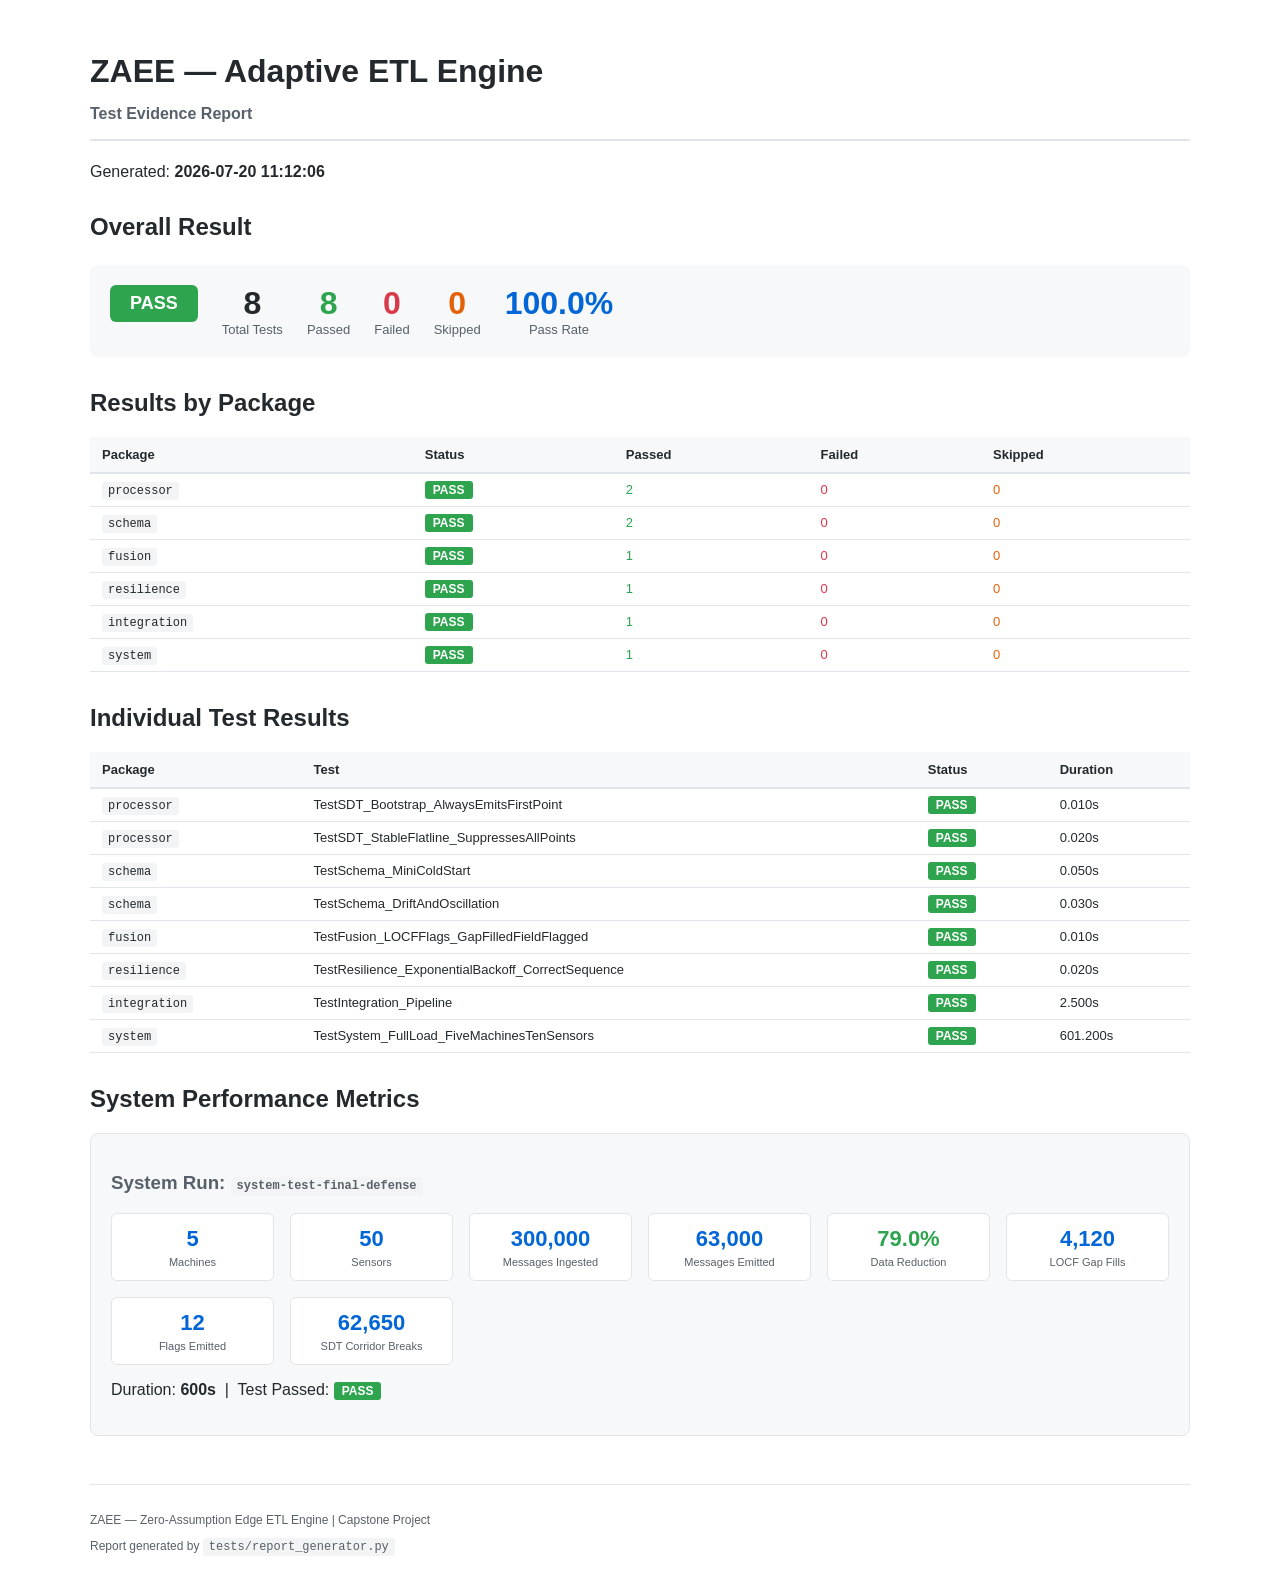
<file: report.html>
<!DOCTYPE html>
<html lang="en">
<head>
<meta charset="UTF-8">
<meta name="viewport" content="width=device-width, initial-scale=1.0">
<title>ZAEE Test Evidence Report</title>
<style>
  body { font-family: -apple-system, BlinkMacSystemFont, 'Segoe UI', sans-serif; max-width: 1100px; margin: 0 auto; padding: 32px; color: #24292e; }
  h1 { border-bottom: 2px solid #e1e4e8; padding-bottom: 12px; }
  h2 { color: #24292e; margin-top: 32px; }
  h3 { color: #586069; }
  .summary-bar { display: flex; gap: 24px; padding: 20px; background: #f6f8fa; border-radius: 8px; margin: 24px 0; }
  .summary-item { text-align: center; }
  .summary-value { font-size: 32px; font-weight: bold; }
  .summary-label { font-size: 13px; color: #586069; }
  table { width: 100%; border-collapse: collapse; margin: 16px 0; }
  th { background: #f6f8fa; padding: 10px 12px; text-align: left; border-bottom: 2px solid #e1e4e8; font-size: 13px; }
  td { padding: 8px 12px; border-bottom: 1px solid #e1e4e8; font-size: 13px; }
  tr:hover { background: #f6f8fa; }
  .overall { display: inline-block; padding: 8px 20px; border-radius: 6px; color: white; font-weight: bold; font-size: 18px; background: #2ea44f; }
  .metrics-card { background: #f6f8fa; border: 1px solid #e1e4e8; border-radius: 8px; padding: 20px; margin-bottom: 16px; }
  .metrics-grid { display: grid; grid-template-columns: repeat(auto-fill, minmax(140px, 1fr)); gap: 16px; margin: 16px 0; }
  .metric { text-align: center; background: white; padding: 12px; border-radius: 6px; border: 1px solid #e1e4e8; }
  .metric-value { font-size: 22px; font-weight: bold; color: #0366d6; }
  .metric-label { font-size: 11px; color: #586069; margin-top: 4px; }
  code { background: #f3f4f6; padding: 2px 6px; border-radius: 3px; font-size: 12px; }
  pre { background: #f6f8fa; padding: 12px; border-radius: 6px; overflow-x: auto; }
  .footer { margin-top: 48px; padding-top: 16px; border-top: 1px solid #e1e4e8; color: #586069; font-size: 12px; }
</style>
</head>
<body>
<h1>ZAEE — Adaptive ETL Engine<br><small style="color:#586069;font-size:16px">Test Evidence Report</small></h1>

<p>Generated: <strong>2026-07-20 11:12:06</strong></p>

<h2>Overall Result</h2>
<div class="summary-bar">
  <div class="summary-item">
    <div class="overall">PASS</div>
  </div>
  <div class="summary-item">
    <div class="summary-value">8</div>
    <div class="summary-label">Total Tests</div>
  </div>
  <div class="summary-item">
    <div class="summary-value" style="color:#2ea44f">8</div>
    <div class="summary-label">Passed</div>
  </div>
  <div class="summary-item">
    <div class="summary-value" style="color:#d73a49">0</div>
    <div class="summary-label">Failed</div>
  </div>
  <div class="summary-item">
    <div class="summary-value" style="color:#e36209">0</div>
    <div class="summary-label">Skipped</div>
  </div>
  <div class="summary-item">
    <div class="summary-value" style="color:#0366d6">100.0%</div>
    <div class="summary-label">Pass Rate</div>
  </div>
</div>

<h2>Results by Package</h2>
<table>
  <thead><tr><th>Package</th><th>Status</th><th>Passed</th><th>Failed</th><th>Skipped</th></tr></thead>
  <tbody>
        <tr>
            <td><code>processor</code></td>
            <td><span style="background:#2ea44f;color:white;padding:2px 8px;border-radius:3px;font-size:12px;font-weight:bold">PASS</span></td>
            <td style="color:#2ea44f">2</td>
            <td style="color:#d73a49">0</td>
            <td style="color:#e36209">0</td>
        </tr>
        <tr>
            <td><code>schema</code></td>
            <td><span style="background:#2ea44f;color:white;padding:2px 8px;border-radius:3px;font-size:12px;font-weight:bold">PASS</span></td>
            <td style="color:#2ea44f">2</td>
            <td style="color:#d73a49">0</td>
            <td style="color:#e36209">0</td>
        </tr>
        <tr>
            <td><code>fusion</code></td>
            <td><span style="background:#2ea44f;color:white;padding:2px 8px;border-radius:3px;font-size:12px;font-weight:bold">PASS</span></td>
            <td style="color:#2ea44f">1</td>
            <td style="color:#d73a49">0</td>
            <td style="color:#e36209">0</td>
        </tr>
        <tr>
            <td><code>resilience</code></td>
            <td><span style="background:#2ea44f;color:white;padding:2px 8px;border-radius:3px;font-size:12px;font-weight:bold">PASS</span></td>
            <td style="color:#2ea44f">1</td>
            <td style="color:#d73a49">0</td>
            <td style="color:#e36209">0</td>
        </tr>
        <tr>
            <td><code>integration</code></td>
            <td><span style="background:#2ea44f;color:white;padding:2px 8px;border-radius:3px;font-size:12px;font-weight:bold">PASS</span></td>
            <td style="color:#2ea44f">1</td>
            <td style="color:#d73a49">0</td>
            <td style="color:#e36209">0</td>
        </tr>
        <tr>
            <td><code>system</code></td>
            <td><span style="background:#2ea44f;color:white;padding:2px 8px;border-radius:3px;font-size:12px;font-weight:bold">PASS</span></td>
            <td style="color:#2ea44f">1</td>
            <td style="color:#d73a49">0</td>
            <td style="color:#e36209">0</td>
        </tr></tbody>
</table>

<h2>Individual Test Results</h2>
<table>
  <thead><tr><th>Package</th><th>Test</th><th>Status</th><th>Duration</th></tr></thead>
  <tbody>
        <tr>
            <td><code>processor</code></td>
            <td>TestSDT_Bootstrap_AlwaysEmitsFirstPoint</td>
            <td><span style="background:#2ea44f;color:white;padding:2px 8px;border-radius:3px;font-size:12px;font-weight:bold">PASS</span></td>
            <td>0.010s</td>
        </tr>
        <tr>
            <td><code>processor</code></td>
            <td>TestSDT_StableFlatline_SuppressesAllPoints</td>
            <td><span style="background:#2ea44f;color:white;padding:2px 8px;border-radius:3px;font-size:12px;font-weight:bold">PASS</span></td>
            <td>0.020s</td>
        </tr>
        <tr>
            <td><code>schema</code></td>
            <td>TestSchema_MiniColdStart</td>
            <td><span style="background:#2ea44f;color:white;padding:2px 8px;border-radius:3px;font-size:12px;font-weight:bold">PASS</span></td>
            <td>0.050s</td>
        </tr>
        <tr>
            <td><code>schema</code></td>
            <td>TestSchema_DriftAndOscillation</td>
            <td><span style="background:#2ea44f;color:white;padding:2px 8px;border-radius:3px;font-size:12px;font-weight:bold">PASS</span></td>
            <td>0.030s</td>
        </tr>
        <tr>
            <td><code>fusion</code></td>
            <td>TestFusion_LOCFFlags_GapFilledFieldFlagged</td>
            <td><span style="background:#2ea44f;color:white;padding:2px 8px;border-radius:3px;font-size:12px;font-weight:bold">PASS</span></td>
            <td>0.010s</td>
        </tr>
        <tr>
            <td><code>resilience</code></td>
            <td>TestResilience_ExponentialBackoff_CorrectSequence</td>
            <td><span style="background:#2ea44f;color:white;padding:2px 8px;border-radius:3px;font-size:12px;font-weight:bold">PASS</span></td>
            <td>0.020s</td>
        </tr>
        <tr>
            <td><code>integration</code></td>
            <td>TestIntegration_Pipeline</td>
            <td><span style="background:#2ea44f;color:white;padding:2px 8px;border-radius:3px;font-size:12px;font-weight:bold">PASS</span></td>
            <td>2.500s</td>
        </tr>
        <tr>
            <td><code>system</code></td>
            <td>TestSystem_FullLoad_FiveMachinesTenSensors</td>
            <td><span style="background:#2ea44f;color:white;padding:2px 8px;border-radius:3px;font-size:12px;font-weight:bold">PASS</span></td>
            <td>601.200s</td>
        </tr></tbody>
</table>



<h2>System Performance Metrics</h2>

        <div class="metrics-card">
            <h3>System Run: <code>system-test-final-defense</code></h3>
            <div class="metrics-grid">
                <div class="metric">
                    <div class="metric-value">5</div>
                    <div class="metric-label">Machines</div>
                </div>
                <div class="metric">
                    <div class="metric-value">50</div>
                    <div class="metric-label">Sensors</div>
                </div>
                <div class="metric">
                    <div class="metric-value">300,000</div>
                    <div class="metric-label">Messages Ingested</div>
                </div>
                <div class="metric">
                    <div class="metric-value">63,000</div>
                    <div class="metric-label">Messages Emitted</div>
                </div>
                <div class="metric">
                    <div class="metric-value" style="color:#2ea44f">79.0%</div>
                    <div class="metric-label">Data Reduction</div>
                </div>
                <div class="metric">
                    <div class="metric-value">4,120</div>
                    <div class="metric-label">LOCF Gap Fills</div>
                </div>
                <div class="metric">
                    <div class="metric-value">12</div>
                    <div class="metric-label">Flags Emitted</div>
                </div>
                <div class="metric">
                    <div class="metric-value">62,650</div>
                    <div class="metric-label">SDT Corridor Breaks</div>
                </div>
            </div>
            <p>Duration: <strong>600s</strong> &nbsp;|&nbsp;
               Test Passed: <span style="background:#2ea44f;color:white;padding:2px 8px;border-radius:3px;font-size:12px;font-weight:bold">PASS</span></p>
        </div>

<div class="footer">
  <p>ZAEE — Zero-Assumption Edge ETL Engine | Capstone Project</p>
  <p>Report generated by <code>tests/report_generator.py</code></p>
</div>
</body>
</html>
</file>
